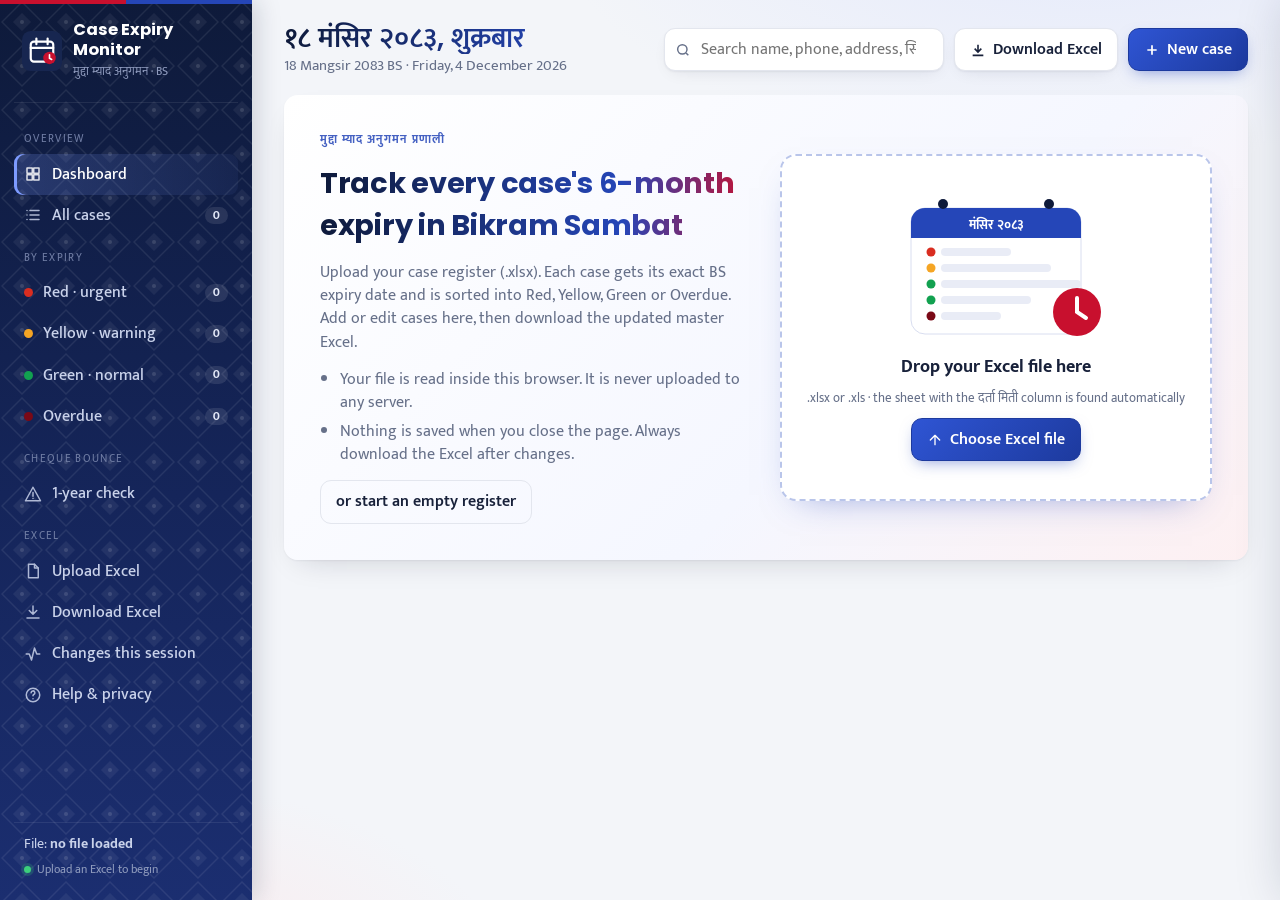
<file: index.html>
<!DOCTYPE html>
<html lang="en">
<head>
<meta charset="utf-8">
<meta name="viewport" content="width=device-width, initial-scale=1">
<meta name="description" content="Bikram Sambat case expiry tracker. Runs in your browser; files are never uploaded.">
<meta name="robots" content="noindex">
<title>Case Expiry Monitor</title>
<link rel="icon" href="data:image/svg+xml,%3Csvg xmlns='http://www.w3.org/2000/svg' viewBox='0 0 64 64'%3E%3Crect width='64' height='64' rx='14' fill='%230e1a3a'/%3E%3Crect x='14' y='18' width='36' height='32' rx='5' fill='none' stroke='%23fff' stroke-width='4'/%3E%3Cpath d='M14 28h36' stroke='%23fff' stroke-width='4'/%3E%3Ccircle cx='43' cy='42' r='9' fill='%23c8102e'/%3E%3C/svg%3E">
<link rel="stylesheet" href="app.css?v=20261121e">
</head>
<body>
<div class="shell">
  <aside class="side">
    <div class="logo">
      <svg width="40" height="40" viewBox="0 0 64 64" aria-hidden="true"><rect width="64" height="64" rx="14" fill="#172650"/><rect x="14" y="17" width="36" height="32" rx="5" fill="none" stroke="#fff" stroke-width="3.5"/><path d="M14 27h36M23 12v9M41 12v9" stroke="#fff" stroke-width="3.5" stroke-linecap="round"/><circle cx="44" cy="43" r="10" fill="#c8102e"/><path d="M44 38v5.5l3.5 2" stroke="#fff" stroke-width="2.6" stroke-linecap="round" fill="none"/></svg>
      <div><b>Case Expiry Monitor</b><span>मुद्दा म्याद अनुगमन · BS</span></div>
    </div>
    <nav class="nav" id="nav"></nav>
    <div class="me">
      <div>File: <b id="meName">–</b></div>
      <div class="live" id="saveState"><i></i><span>Upload an Excel to begin</span></div>
    </div>
  </aside>
  <div class="main">
    <header class="topbar">
      <div class="today"><b id="todayBS">–</b><span id="todayAD"></span></div>
      <div class="tools">
        <label class="search"><svg width="16" height="16" viewBox="0 0 24 24" fill="none" stroke="currentColor" stroke-width="2.2" aria-hidden="true"><circle cx="11" cy="11" r="7"/><path d="m20 20-3.5-3.5"/></svg>
          <input id="q" type="search" placeholder="Search name, phone, address, सि.न." aria-label="Search all cases"></label>
        <button class="btn" id="dlBtn"><svg width="16" height="16" viewBox="0 0 24 24" fill="none" stroke="currentColor" stroke-width="2.4" aria-hidden="true"><path d="M12 4v11M7 10l5 5 5-5M4 20h16"/></svg>Download Excel</button>
        <button class="btn primary" id="addBtn"><svg width="16" height="16" viewBox="0 0 24 24" fill="none" stroke="currentColor" stroke-width="2.6" aria-hidden="true"><path d="M12 5v14M5 12h14"/></svg>New case</button>
      </div>
    </header>
    <main class="content" id="content"><div class="empty">Loading cases…</div></main>
  </div>
</div>
<div class="scrim" id="scrim"></div>
<aside class="drawer" id="drawer" aria-label="Case details"></aside>
<section class="modal" id="modal" role="dialog" aria-modal="true"></section>
<div class="toast" id="toast" hidden></div>
<script src="vendor/chart.umd.js?v=20261121e"></script>
<script src="vendor/xlsx.full.min.js?v=20261121e"></script>
<script src="vendor/exceljs.min.js?v=20261121e"></script>
<script src="bs.js?v=20261121e"></script>
<script src="app.js?v=20261121e"></script>
</body>
</html>
</file>
<file: app.css>
/* Case Expiry Monitor – office edition.
   Layout: fixed navy sidebar (navigation + counts) · light work area with a date header,
   KPI band, charts and lists. Status colours are semantic and never reused as accents. */
@font-face { font-family: "Mukta"; font-weight: 400; font-display: swap; src: url(fonts/mukta-devanagari-400-normal.woff2) format("woff2"); unicode-range: U+0900-097F, U+1CD0-1CF9, U+200C-200D, U+20A8, U+20B9, U+25CC, U+A830-A839, U+A8E0-A8FF; }
@font-face { font-family: "Mukta"; font-weight: 500; font-display: swap; src: url(fonts/mukta-devanagari-500-normal.woff2) format("woff2"); unicode-range: U+0900-097F, U+1CD0-1CF9, U+200C-200D, U+20A8, U+20B9, U+25CC, U+A830-A839, U+A8E0-A8FF; }
@font-face { font-family: "Mukta"; font-weight: 600; font-display: swap; src: url(fonts/mukta-devanagari-600-normal.woff2) format("woff2"); unicode-range: U+0900-097F, U+1CD0-1CF9, U+200C-200D, U+20A8, U+20B9, U+25CC, U+A830-A839, U+A8E0-A8FF; }
@font-face { font-family: "Mukta"; font-weight: 700; font-display: swap; src: url(fonts/mukta-devanagari-700-normal.woff2) format("woff2"); unicode-range: U+0900-097F, U+1CD0-1CF9, U+200C-200D, U+20A8, U+20B9, U+25CC, U+A830-A839, U+A8E0-A8FF; }
@font-face { font-family: "Mukta"; font-weight: 800; font-display: swap; src: url(fonts/mukta-devanagari-800-normal.woff2) format("woff2"); unicode-range: U+0900-097F, U+1CD0-1CF9, U+200C-200D, U+20A8, U+20B9, U+25CC, U+A830-A839, U+A8E0-A8FF; }
@font-face { font-family: "Mukta"; font-weight: 400; font-display: swap; src: url(fonts/mukta-latin-400-normal.woff2) format("woff2"); unicode-range: U+0000-00FF, U+0131, U+0152-0153, U+02BB-02BC, U+02C6, U+02DA, U+02DC, U+2000-206F, U+2074, U+20AC, U+2122, U+2191, U+2193, U+2212, U+2215, U+FEFF, U+FFFD; }
@font-face { font-family: "Mukta"; font-weight: 500; font-display: swap; src: url(fonts/mukta-latin-500-normal.woff2) format("woff2"); unicode-range: U+0000-00FF, U+0131, U+0152-0153, U+02BB-02BC, U+02C6, U+02DA, U+02DC, U+2000-206F, U+2074, U+20AC, U+2122, U+2191, U+2193, U+2212, U+2215, U+FEFF, U+FFFD; }
@font-face { font-family: "Mukta"; font-weight: 600; font-display: swap; src: url(fonts/mukta-latin-600-normal.woff2) format("woff2"); unicode-range: U+0000-00FF, U+0131, U+0152-0153, U+02BB-02BC, U+02C6, U+02DA, U+02DC, U+2000-206F, U+2074, U+20AC, U+2122, U+2191, U+2193, U+2212, U+2215, U+FEFF, U+FFFD; }
@font-face { font-family: "Mukta"; font-weight: 700; font-display: swap; src: url(fonts/mukta-latin-700-normal.woff2) format("woff2"); unicode-range: U+0000-00FF, U+0131, U+0152-0153, U+02BB-02BC, U+02C6, U+02DA, U+02DC, U+2000-206F, U+2074, U+20AC, U+2122, U+2191, U+2193, U+2212, U+2215, U+FEFF, U+FFFD; }
@font-face { font-family: "Mukta"; font-weight: 800; font-display: swap; src: url(fonts/mukta-latin-800-normal.woff2) format("woff2"); unicode-range: U+0000-00FF, U+0131, U+0152-0153, U+02BB-02BC, U+02C6, U+02DA, U+02DC, U+2000-206F, U+2074, U+20AC, U+2122, U+2191, U+2193, U+2212, U+2215, U+FEFF, U+FFFD; }
@font-face { font-family: "Poppins"; font-weight: 500; font-display: swap; src: url(fonts/poppins-latin-500-normal.woff2) format("woff2"); unicode-range: U+0000-00FF, U+2000-206F, U+2122, U+2212; }
@font-face { font-family: "Poppins"; font-weight: 600; font-display: swap; src: url(fonts/poppins-latin-600-normal.woff2) format("woff2"); unicode-range: U+0000-00FF, U+2000-206F, U+2122, U+2212; }
@font-face { font-family: "Poppins"; font-weight: 700; font-display: swap; src: url(fonts/poppins-latin-700-normal.woff2) format("woff2"); unicode-range: U+0000-00FF, U+2000-206F, U+2122, U+2212; }

/* Kokila for Devanagari: Microsoft font, used from the visitor's computer (it may not be put on a website).
   size-adjust enlarges it to match Latin text; where Kokila is missing, Mukta is used. */
@font-face { font-family: "KokilaDev"; src: local("Kokila"), local("Kokila Regular"); font-weight: 400 500; size-adjust: 128%; unicode-range: U+0900-097F, U+200C-200D, U+25CC, U+A8E0-A8FF; }
@font-face { font-family: "KokilaDev"; src: local("Kokila Bold"), local("Kokila-Bold"); font-weight: 600 800; size-adjust: 128%; unicode-range: U+0900-097F, U+200C-200D, U+25CC, U+A8E0-A8FF; }
:root {
  --navy: #0e1a3a;
  --navy-2: #172650;
  --ink: #18213a;
  --muted: #667089;
  --line: #e3e6ee;
  --paper: #f3f5f9;
  --card: #ffffff;
  --brand: #2546b8;
  --brand-soft: #e8edfc;
  --crimson: #c8102e;
  --red: #d92d20;   --red-ink: #b42318;  --red-soft: #fef0ee;
  --amber: #f5a524; --amber-ink: #a15c07; --amber-soft: #fff6e0;
  --green: #12a150; --green-ink: #067647; --green-soft: #e7f7ee;
  --ovd: #7a0916;   --ovd-ink: #7a0916;  --ovd-soft: #f6e6e8;
  --gray: #8a90a0;  --gray-ink: #4a5065; --gray-soft: #eef0f4;
  --display: "Poppins", "KokilaDev", "Mukta", "Segoe UI", system-ui, sans-serif;
  --body: "KokilaDev", "Mukta", "Nirmala UI", "Segoe UI", system-ui, sans-serif;
  --r: 14px;
  --shadow: 0 1px 2px rgba(16, 24, 40, .05), 0 6px 18px -8px rgba(16, 24, 40, .12);
  color-scheme: light;
}
* { box-sizing: border-box; }
html, body { margin: 0; height: 100%; }
body { background: var(--paper); color: var(--ink); font-family: var(--body); font-size: 16px; line-height: 1.45; -webkit-font-smoothing: antialiased; }
button, input, select, textarea { font: inherit; color: inherit; }
button { cursor: pointer; }
:focus-visible { outline: 2px solid var(--brand); outline-offset: 2px; }
.num, .tab { font-variant-numeric: tabular-nums; }
h1, h2, h3 { font-family: var(--display); text-wrap: balance; margin: 0; letter-spacing: -.01em; }

/* shell */
.shell { display: grid; grid-template-columns: 252px 1fr; min-height: 100%; }
.side { background: var(--navy); color: #c9d2ea; display: flex; flex-direction: column; padding: 20px 14px; position: sticky; top: 0; height: 100vh; overflow-y: auto; }
.logo { display: flex; gap: 11px; align-items: center; padding: 0 8px 20px; border-bottom: 1px solid rgba(255,255,255,.08); margin-bottom: 14px; }
.logo svg { flex: none; }
.logo b { display: block; color: #fff; font-family: var(--display); font-size: 1.02rem; line-height: 1.2; }
.logo span { font-size: .78rem; color: #8f9bbd; }
.navgroup { font-size: .7rem; letter-spacing: .12em; text-transform: uppercase; color: #6f7ca3; padding: 14px 10px 6px; }
.nav a { display: flex; align-items: center; gap: 10px; padding: 9px 10px; border-radius: 9px; color: inherit; text-decoration: none; font-weight: 500; }
.nav a:hover { background: rgba(255,255,255,.06); color: #fff; }
.nav a.on { background: var(--navy-2); color: #fff; box-shadow: inset 3px 0 0 #7d9bff; }
.nav a .dot { width: 9px; height: 9px; border-radius: 50%; flex: none; }
.nav a .ic { width: 18px; height: 18px; flex: none; opacity: .85; }
.nav a .badge { margin-left: auto; font-size: .76rem; font-weight: 700; padding: 0 8px; border-radius: 99px; background: rgba(255,255,255,.1); color: #e3e8f7; font-variant-numeric: tabular-nums; }
.nav a .badge.hot { background: var(--red); color: #fff; }
.side .me { margin-top: auto; padding: 12px 10px 0; border-top: 1px solid rgba(255,255,255,.08); font-size: .85rem; }
.side .me button { background: none; border: none; color: #9fb3ff; padding: 0; text-decoration: underline; }
.live { display: inline-flex; align-items: center; gap: 6px; font-size: .78rem; color: #8f9bbd; margin-top: 6px; }
.live i { width: 7px; height: 7px; border-radius: 50%; background: #3ccf7c; box-shadow: 0 0 0 3px rgba(60,207,124,.2); }
.live.off i { background: #f5a524; box-shadow: 0 0 0 3px rgba(245,165,36,.2); }

.main { min-width: 0; }
.topbar { display: flex; flex-wrap: wrap; gap: 14px 24px; align-items: center; justify-content: space-between; padding: 22px 32px 18px; }
.today b { display: block; font-family: var(--display); font-size: 1.55rem; line-height: 1.15; font-weight: 600; }
.today span { color: var(--muted); font-size: .92rem; }
.tools { display: flex; gap: 10px; flex-wrap: wrap; align-items: center; }
.search { position: relative; }
.search input { border: 1px solid var(--line); background: var(--card); border-radius: 11px; padding: 9px 12px 9px 36px; width: 280px; box-shadow: var(--shadow); }
.search svg { position: absolute; left: 11px; top: 50%; transform: translateY(-50%); color: var(--muted); }
.btn { display: inline-flex; align-items: center; gap: 7px; border: 1px solid var(--line); background: var(--card); border-radius: 11px; padding: 9px 15px; font-weight: 600; box-shadow: var(--shadow); text-decoration: none; color: var(--ink); }
.btn:hover { border-color: #b9c3dc; }
.btn.primary { background: var(--brand); border-color: var(--brand); color: #fff; }
.btn.primary:hover { background: #1d3a9e; }
.btn.ghost { box-shadow: none; background: transparent; }
.btn.danger { color: var(--red-ink); border-color: #f3c1bb; }
.btn[disabled] { opacity: .55; cursor: default; }
.content { padding: 0 32px 48px; display: grid; gap: 20px; }

/* alert ribbon */
.ribbon { display: flex; gap: 14px; align-items: center; border-radius: var(--r); padding: 14px 18px; background: linear-gradient(90deg, #fff1ef, #fff 70%); border: 1px solid #f7cdc7; }
.ribbon .pulse { width: 38px; height: 38px; border-radius: 50%; background: var(--red); display: grid; place-items: center; color: #fff; flex: none; }
.ribbon.calm { background: linear-gradient(90deg, #ecf8f1, #fff 70%); border-color: #c6ead5; }
.ribbon.calm .pulse { background: var(--green); }
.ribbon p { margin: 0; }
.ribbon a { color: var(--brand); font-weight: 600; }

/* KPI cards */
.kpis { display: grid; grid-template-columns: repeat(auto-fill, minmax(178px, 1fr)); gap: 14px; }
.kpi { position: relative; background: var(--card); border: 1px solid var(--line); border-radius: var(--r); padding: 16px 16px 14px; box-shadow: var(--shadow); text-decoration: none; color: inherit; display: grid; gap: 6px; overflow: hidden; }
.kpi:hover { border-color: #c4cce0; transform: translateY(-1px); }
.kpi .top { display: flex; align-items: center; justify-content: space-between; }
.kpi .lbl { font-size: .84rem; color: var(--muted); font-weight: 600; }
.kpi .icon { width: 34px; height: 34px; border-radius: 10px; display: grid; place-items: center; }
.kpi .val { font-family: var(--display); font-size: 2.15rem; font-weight: 700; line-height: 1; font-variant-numeric: tabular-nums; }
.kpi .meter { height: 5px; border-radius: 9px; background: var(--gray-soft); overflow: hidden; }
.kpi .meter i { display: block; height: 100%; border-radius: 9px; }
.kpi .foot { font-size: .8rem; color: var(--muted); }
.k-all .icon { background: var(--brand-soft); color: var(--brand); } .k-all .meter i { background: var(--brand); }
.k-red .icon { background: var(--red-soft); color: var(--red); } .k-red .val { color: var(--red-ink); } .k-red .meter i { background: var(--red); }
.k-yel .icon { background: var(--amber-soft); color: var(--amber-ink); } .k-yel .val { color: var(--amber-ink); } .k-yel .meter i { background: var(--amber); }
.k-grn .icon { background: var(--green-soft); color: var(--green); } .k-grn .val { color: var(--green-ink); } .k-grn .meter i { background: var(--green); }
.k-ovd .icon { background: var(--ovd-soft); color: var(--ovd); } .k-ovd .val { color: var(--ovd-ink); } .k-ovd .meter i { background: var(--ovd); }
.k-30 .icon { background: #fff0e6; color: #c2410c; } .k-30 .meter i { background: #ea580c; }
.k-60 .icon { background: #eaf2ff; color: #1d4ed8; } .k-60 .meter i { background: #3b82f6; }
.k-chk .icon { background: var(--gray-soft); color: var(--gray-ink); } .k-chk .meter i { background: var(--gray); }

/* panels */
.grid { display: grid; gap: 20px; grid-template-columns: repeat(12, 1fr); }
.span-4 { grid-column: span 4; } .span-5 { grid-column: span 5; } .span-6 { grid-column: span 6; } .span-7 { grid-column: span 7; } .span-8 { grid-column: span 8; } .span-12 { grid-column: span 12; }
.panel { background: var(--card); border: 1px solid var(--line); border-radius: var(--r); padding: 18px 20px; box-shadow: var(--shadow); min-width: 0; }
.panel-h { display: flex; justify-content: space-between; align-items: baseline; gap: 10px; margin-bottom: 14px; flex-wrap: wrap; }
.panel-h h2 { font-size: 1.02rem; font-weight: 600; }
.panel-h .sub { font-size: .84rem; color: var(--muted); }
.chartbox { position: relative; height: 250px; }
.donutwrap { display: grid; grid-template-columns: 200px 1fr; gap: 18px; align-items: center; }
.donutwrap .chartbox { height: 200px; }
.donut-center { position: absolute; inset: 0; display: grid; place-items: center; text-align: center; pointer-events: none; }
.donut-center b { font-family: var(--display); font-size: 1.9rem; display: block; line-height: 1; }
.donut-center span { font-size: .78rem; color: var(--muted); }
.legend { display: grid; gap: 9px; }
.legend a { display: grid; grid-template-columns: 12px 1fr auto auto; gap: 10px; align-items: center; color: inherit; text-decoration: none; padding: 4px 6px; border-radius: 8px; }
.legend a:hover { background: var(--paper); }
.legend i { width: 12px; height: 12px; border-radius: 4px; }
.legend b { font-variant-numeric: tabular-nums; }
.legend em { font-style: normal; color: var(--muted); font-size: .84rem; width: 52px; text-align: right; font-variant-numeric: tabular-nums; }

/* 60-day timeline */
.timeline { display: grid; grid-template-columns: repeat(60, 1fr); gap: 3px; }
.timeline .d { height: 46px; border-radius: 5px; background: var(--gray-soft); position: relative; }
.timeline .d.n1 { background: #fde2a7; } .timeline .d.n2 { background: #f8b24a; } .timeline .d.n3 { background: #ef6c2f; } .timeline .d.n4 { background: #c81e1e; }
.timeline .d.mark::after { content: ""; position: absolute; left: -2px; top: -6px; bottom: -6px; width: 2px; background: var(--ink); opacity: .35; }
.tl-scale { display: grid; grid-template-columns: repeat(60, 1fr); gap: 3px; margin-top: 8px; font-size: .74rem; color: var(--muted); }
.tl-scale span { white-space: nowrap; overflow: visible; }
.tl-key { display: flex; gap: 14px; flex-wrap: wrap; font-size: .8rem; color: var(--muted); margin-top: 12px; align-items: center; }
.tl-key i { display: inline-block; width: 14px; height: 14px; border-radius: 4px; vertical-align: -2px; margin-right: 5px; }

/* next list */
.nextlist { display: grid; gap: 2px; }
.nx { display: grid; grid-template-columns: 60px 1fr auto; gap: 12px; align-items: center; padding: 9px 8px; border-radius: 10px; cursor: pointer; }
.nx:hover { background: var(--paper); }
.ring { width: 56px; height: 56px; position: relative; }
.ring svg { transform: rotate(-90deg); }
.ring b { position: absolute; inset: 0; display: grid; place-items: center; align-content: center; font-family: var(--display); font-size: .82rem; line-height: 1; text-align: center; }
.ring b small { display: block; font-size: .56rem; color: var(--muted); font-family: var(--body); font-weight: 600; }
.nx .who { font-weight: 600; line-height: 1.25; }
.nx .meta { font-size: .82rem; color: var(--muted); }

.feed { display: grid; gap: 0; }
.feed > div { display: grid; grid-template-columns: 34px 1fr; gap: 10px; padding: 9px 0; border-bottom: 1px dashed var(--line); font-size: .9rem; }
.feed > div:last-child { border-bottom: none; }
.feed .av { width: 32px; height: 32px; border-radius: 50%; display: grid; place-items: center; font-weight: 700; font-size: .8rem; color: #fff; }
.feed .t { color: var(--muted); font-size: .78rem; }

/* list page */
.listhead { display: flex; align-items: center; justify-content: space-between; gap: 16px; flex-wrap: wrap; }
.listhead .title { display: flex; gap: 14px; align-items: center; }
.listhead .chip { width: 46px; height: 46px; border-radius: 13px; display: grid; place-items: center; }
.listhead h1 { font-size: 1.35rem; }
.listhead p { margin: 2px 0 0; color: var(--muted); font-size: .92rem; }
.filters { display: flex; gap: 8px; flex-wrap: wrap; }
.fchip { border: 1px solid var(--line); background: var(--card); border-radius: 99px; padding: 5px 12px; font-size: .85rem; font-weight: 600; color: var(--muted); }
.fchip.on { background: var(--ink); color: #fff; border-color: var(--ink); }
.tablewrap { overflow-x: auto; background: var(--card); border: 1px solid var(--line); border-radius: var(--r); box-shadow: var(--shadow); }
table.list { width: 100%; border-collapse: separate; border-spacing: 0; font-size: .94rem; }
table.list th { text-align: left; font-size: .74rem; font-weight: 700; letter-spacing: .06em; text-transform: uppercase; color: var(--muted); padding: 12px 12px; border-bottom: 1px solid var(--line); background: #fafbfd; position: sticky; top: 0; white-space: nowrap; }
table.list th button { all: unset; cursor: pointer; }
table.list td { padding: 11px 12px; border-bottom: 1px solid var(--line); vertical-align: middle; }
table.list tr:last-child td { border-bottom: none; }
table.list tbody tr { cursor: pointer; }
table.list tbody tr:hover td { background: #f8f9fc; }
td.bar { width: 4px; padding: 0 !important; }
.s-RED td.bar { background: var(--red); } .s-YELLOW td.bar { background: var(--amber); } .s-GREEN td.bar { background: var(--green); } .s-OVERDUE td.bar { background: var(--ovd); } .s-CHECK td.bar { background: var(--gray); }
.who2 b { display: block; font-weight: 600; line-height: 1.25; }
.who2 span { color: var(--muted); font-size: .84rem; }
.date b { display: block; font-weight: 600; }
.date span { color: var(--muted); font-size: .8rem; }
.pill { display: inline-flex; align-items: center; gap: 6px; font-size: .78rem; font-weight: 700; padding: 3px 10px; border-radius: 99px; white-space: nowrap; }
.pill::before { content: ""; width: 7px; height: 7px; border-radius: 50%; background: currentColor; }
.p-RED { background: var(--red-soft); color: var(--red-ink); }
.p-YELLOW { background: var(--amber-soft); color: var(--amber-ink); }
.p-GREEN { background: var(--green-soft); color: var(--green-ink); }
.p-OVERDUE { background: var(--ovd); color: #fff; }
.p-OVERDUE::before { background: #ffb4bd; }
.p-CHECK { background: var(--gray-soft); color: var(--gray-ink); }
.remain { font-weight: 600; white-space: nowrap; }
.prog { width: 110px; height: 6px; border-radius: 9px; background: var(--gray-soft); overflow: hidden; margin-top: 5px; }
.prog i { display: block; height: 100%; border-radius: 9px; }
.empty { padding: 50px 20px; text-align: center; color: var(--muted); }
.empty svg { color: #c4cbdc; margin-bottom: 8px; }

/* drawer + modal */
.scrim { position: fixed; inset: 0; background: rgba(14, 26, 58, .42); z-index: 40; display: none; }
.scrim.on { display: block; }
.drawer { position: fixed; top: 0; right: 0; bottom: 0; width: min(560px, 100%); background: var(--card); z-index: 41; box-shadow: -20px 0 50px rgba(14,26,58,.2); display: flex; flex-direction: column; transform: translateX(105%); transition: transform .22s ease; }
.drawer.on { transform: none; }
.modal { position: fixed; z-index: 41; left: 50%; top: 50%; transform: translate(-50%, -50%) scale(.98); width: min(860px, calc(100% - 24px)); max-height: calc(100% - 28px); background: var(--card); border-radius: 18px; box-shadow: 0 30px 80px rgba(14,26,58,.35); display: none; flex-direction: column; overflow: hidden; }
.modal.on { display: flex; transform: translate(-50%, -50%); }
.mh { padding: 18px 22px; border-bottom: 1px solid var(--line); display: flex; justify-content: space-between; align-items: center; gap: 12px; }
.mh h2 { font-size: 1.12rem; }
.mb { padding: 20px 22px; overflow-y: auto; display: grid; gap: 18px; }
.mf { padding: 14px 22px; border-top: 1px solid var(--line); display: flex; gap: 10px; justify-content: space-between; flex-wrap: wrap; background: #fafbfd; }
.x { border: none; background: var(--paper); width: 34px; height: 34px; border-radius: 50%; display: grid; place-items: center; }
.hero-status { border-radius: 14px; padding: 16px 18px; color: #fff; display: grid; gap: 4px; }
.hero-status.RED { background: linear-gradient(135deg, #d92d20, #a3170f); }
.hero-status.YELLOW { background: linear-gradient(135deg, #f5a524, #c77c02); }
.hero-status.GREEN { background: linear-gradient(135deg, #12a150, #0b7139); }
.hero-status.OVERDUE { background: linear-gradient(135deg, #7a0916, #45040b); }
.hero-status.CHECK { background: linear-gradient(135deg, #6b7286, #4a5065); }
.hero-status b { font-family: var(--display); font-size: 1.35rem; }
.track { margin-top: 10px; }
.track .rail { height: 8px; background: rgba(255,255,255,.3); border-radius: 9px; position: relative; }
.track .rail i { position: absolute; left: 0; top: 0; bottom: 0; background: #fff; border-radius: 9px; }
.track .ends { display: flex; justify-content: space-between; font-size: .8rem; margin-top: 6px; opacity: .95; }
dl.kv { display: grid; grid-template-columns: minmax(130px, 38%) 1fr; margin: 0; }
dl.kv dt, dl.kv dd { padding: 8px 0; border-bottom: 1px solid var(--line); margin: 0; }
dl.kv dt { color: var(--muted); font-size: .88rem; }
dl.kv dd { overflow-wrap: anywhere; font-weight: 500; }
.stamp { font-size: .82rem; color: var(--muted); }

/* form */
.form { display: grid; grid-template-columns: 1fr 1fr; gap: 14px 18px; }
.field { display: grid; gap: 4px; }
.field.wide { grid-column: 1 / -1; }
.field label { font-size: .84rem; font-weight: 600; color: var(--muted); }
.field input, .field select, .field textarea { border: 1px solid var(--line); background: #fbfcfe; border-radius: 10px; padding: 9px 11px; width: 100%; }
.field input:focus, .field select:focus { border-color: var(--brand); background: #fff; }
.field.err input { border-color: var(--red); }
.datebox { display: grid; grid-template-columns: 330px 1fr; gap: 18px; align-items: start; }
.bscal { border: 1px solid var(--line); border-radius: 14px; padding: 12px; background: #fbfcfe; }
.bscal .hd { display: flex; align-items: center; justify-content: space-between; gap: 6px; margin-bottom: 8px; }
.bscal .hd select { border: 1px solid var(--line); border-radius: 8px; padding: 4px 6px; background: #fff; font-weight: 600; }
.bscal .hd button { border: none; background: var(--paper); width: 30px; height: 30px; border-radius: 8px; }
.bscal .wk, .bscal .days { display: grid; grid-template-columns: repeat(7, 1fr); gap: 3px; text-align: center; }
.bscal .wk span { font-size: .7rem; color: var(--muted); font-weight: 700; padding: 3px 0; }
.bscal .days button { border: none; background: none; border-radius: 8px; padding: 5px 0; font-weight: 500; line-height: 1.1; }
.bscal .days button small { display: block; font-size: .62rem; color: var(--muted); }
.bscal .days button:hover { background: var(--brand-soft); }
.bscal .days button.sel { background: var(--brand); color: #fff; }
.bscal .days button.sel small { color: #d6defa; }
.bscal .days button.today { box-shadow: inset 0 0 0 2px var(--brand); }
.bscal .days button.sat { color: var(--crimson); }
.preview { border-radius: 14px; padding: 14px 16px; border: 1px solid var(--line); display: grid; gap: 4px; }
.preview .big { font-family: var(--display); font-size: 1.25rem; font-weight: 600; }
.preview.RED { background: var(--red-soft); border-color: #f7cdc7; } .preview.YELLOW { background: var(--amber-soft); border-color: #f6dca1; }
.preview.GREEN { background: var(--green-soft); border-color: #bfe8cf; } .preview.OVERDUE { background: var(--ovd-soft); border-color: #e6bcc2; } .preview.CHECK { background: var(--gray-soft); }
.msg { border-radius: 10px; padding: 10px 14px; background: var(--red-soft); color: var(--red-ink); font-weight: 500; }
.msg.info { background: var(--brand-soft); color: var(--brand); }

/* import */
.drop { border: 2px dashed #c4cce0; border-radius: 16px; padding: 38px 20px; text-align: center; background: #fbfcfe; display: grid; gap: 10px; justify-items: center; }
.drop.over { border-color: var(--brand); background: var(--brand-soft); }
.choice { display: grid; gap: 10px; }
.choice label { display: grid; grid-template-columns: 20px 1fr; gap: 10px; border: 1px solid var(--line); border-radius: 12px; padding: 12px 14px; cursor: pointer; }
.choice label:has(input:checked) { border-color: var(--brand); background: var(--brand-soft); }

.toast { position: fixed; bottom: 22px; left: 50%; transform: translateX(-50%); background: var(--navy); color: #fff; padding: 11px 18px; border-radius: 12px; box-shadow: 0 10px 30px rgba(0,0,0,.25); z-index: 60; font-weight: 500; max-width: calc(100% - 32px); }
.code { font-family: Consolas, "Courier New", monospace; background: var(--paper); border: 1px solid var(--line); padding: 6px 10px; border-radius: 8px; display: inline-block; font-size: .95rem; user-select: all; }
.helpgrid { display: grid; grid-template-columns: repeat(auto-fit, minmax(280px, 1fr)); gap: 20px; }
.steps { margin: 0; padding-left: 20px; display: grid; gap: 6px; }
[hidden] { display: none !important; }

/* pin + name gates */
.gate { position: fixed; inset: 0; background: radial-gradient(1200px 600px at 20% 0%, #24398a 0%, var(--navy) 60%); display: grid; place-items: center; z-index: 80; padding: 20px; }
.gate .card { background: #fff; border-radius: 20px; padding: 28px; width: min(420px, 100%); display: grid; gap: 14px; box-shadow: 0 30px 80px rgba(0,0,0,.35); }

@media (max-width: 1100px) { .span-4, .span-5, .span-6, .span-7, .span-8 { grid-column: span 12; } }
@media (max-width: 860px) {
  .shell { grid-template-columns: 1fr; }
  .side { position: static; height: auto; flex-direction: row; flex-wrap: wrap; padding: 10px 12px; gap: 6px; align-items: center; }
  .logo { border: none; padding: 0 6px 0 0; margin: 0; }
  .logo span, .navgroup, .side .me { display: none; }
  .nav { display: flex; gap: 4px; overflow-x: auto; width: 100%; }
  .nav a { white-space: nowrap; padding: 7px 10px; }
  .topbar, .content { padding-left: 16px; padding-right: 16px; }
  .search input { width: 100%; }
  .search { flex: 1; min-width: 200px; }
  .donutwrap, .datebox, .form { grid-template-columns: 1fr; }
  .timeline .d { height: 32px; }
  table.list thead { display: none; }
  table.list, table.list tbody, table.list tr, table.list td { display: block; width: 100%; }
  table.list tbody tr { position: relative; padding: 10px 12px 10px 18px; border-bottom: 1px solid var(--line); }
  table.list td { border: none; padding: 3px 0; }
  table.list td.bar { position: absolute; left: 0; top: 0; bottom: 0; width: 5px; }
}
@media print {
  .side, .topbar, .filters, .btn { display: none !important; }
  .shell { display: block; } .content { padding: 0; }
  .tablewrap { box-shadow: none; border: none; }
}
@media (prefers-reduced-motion: reduce) { .drawer { transition: none; } .kpi:hover { transform: none; } }


/* ================= richer visual layer ================= */
:root { --dhaka: url("data:image/svg+xml,%3Csvg xmlns='http://www.w3.org/2000/svg' width='44' height='44' viewBox='0 0 44 44'%3E%3Cpath d='M22 2 42 22 22 42 2 22z' fill='none' stroke='%23fff' stroke-opacity='.08' stroke-width='1.4'/%3E%3Cpath d='M22 13 31 22 22 31 13 22z' fill='%23fff' fill-opacity='.06'/%3E%3Ccircle cx='22' cy='22' r='2' fill='%23fff' fill-opacity='.12'/%3E%3C/svg%3E"); }
body { background: radial-gradient(900px 420px at 85% -10%, #e4e9fb 0%, transparent 60%), radial-gradient(700px 380px at 10% 110%, #fbeaec 0%, transparent 55%), var(--paper); background-attachment: fixed; }
.side { background: var(--dhaka), linear-gradient(180deg, #0e1a3a 0%, #15255a 55%, #1b2e70 100%); box-shadow: 4px 0 24px rgba(14, 26, 58, .18); }
.side::after { content: ""; position: absolute; left: 0; right: 0; top: 0; height: 4px; background: linear-gradient(90deg, #c8102e 0 50%, #2546b8 50%); }
.side { position: sticky; }
.nav a.on { background: linear-gradient(90deg, rgba(125,155,255,.22), rgba(125,155,255,.06)); }
.today b { background: linear-gradient(90deg, #0e1a3a, #2546b8); -webkit-background-clip: text; background-clip: text; color: transparent; font-size: 1.75rem; }
.btn.primary { background: linear-gradient(135deg, #2f55d4, #1d3a9e); border-color: #1d3a9e; box-shadow: 0 6px 16px -6px rgba(37, 70, 184, .55); }
.btn.primary:hover { background: linear-gradient(135deg, #2a4cc0, #183286); }
.eyebrow { font-size: .78rem; font-weight: 700; letter-spacing: .08em; text-transform: uppercase; opacity: .85; }

/* hero band */
.hero { position: relative; overflow: hidden; border-radius: 20px; padding: 24px 26px; color: #fff; display: flex; flex-wrap: wrap; gap: 18px 28px; align-items: center; justify-content: space-between;
  background: var(--dhaka), linear-gradient(120deg, #13235a 0%, #2546b8 60%, #3f67e0 100%); box-shadow: 0 18px 40px -18px rgba(19, 35, 90, .55); }
.hero.alert { background: var(--dhaka), linear-gradient(120deg, #5a0812 0%, #b3261e 55%, #e0533f 100%); box-shadow: 0 18px 40px -18px rgba(179, 38, 30, .55); }
.hero::after { content: ""; position: absolute; right: -60px; top: -80px; width: 260px; height: 260px; border-radius: 50%; background: radial-gradient(circle, rgba(255,255,255,.16), transparent 70%); pointer-events: none; }
.hero-main { display: flex; gap: 16px; align-items: center; min-width: 0; }
.hero-ic { width: 56px; height: 56px; border-radius: 16px; background: rgba(255,255,255,.16); display: grid; place-items: center; flex: none; box-shadow: inset 0 0 0 1px rgba(255,255,255,.25); }
.hero h2 { font-size: 1.45rem; font-weight: 700; margin: 2px 0 4px; }
.hero p { margin: 0; opacity: .92; }
.hero a { color: #fff; font-weight: 700; text-decoration: underline; text-underline-offset: 3px; }
.hero-chips { display: flex; gap: 10px; flex-wrap: wrap; position: relative; z-index: 1; }
.hchip { display: grid; grid-template-columns: 10px auto; column-gap: 8px; align-items: center; padding: 9px 14px; border-radius: 14px; background: rgba(255,255,255,.13); box-shadow: inset 0 0 0 1px rgba(255,255,255,.22); text-decoration: none !important; min-width: 92px; }
.hchip:hover { background: rgba(255,255,255,.22); }
.hchip i { width: 10px; height: 10px; border-radius: 50%; box-shadow: 0 0 0 2px rgba(255,255,255,.6); grid-row: span 2; }
.hchip b { font-family: var(--display); font-size: 1.35rem; line-height: 1; }
.hchip span { font-size: .78rem; opacity: .85; grid-column: 2; }

/* KPI cards: tinted, with a large faded icon */
.kpi { border: none; box-shadow: 0 1px 2px rgba(16,24,40,.06), 0 10px 24px -12px rgba(16,24,40,.25); }
.kpi::before { content: ""; position: absolute; left: 0; top: 0; bottom: 0; width: 4px; background: var(--kc, var(--brand)); }
.kpi .wm { position: absolute; right: -14px; bottom: -18px; color: var(--kc, var(--brand)); opacity: .08; pointer-events: none; }
.kpi .wm svg { width: 104px; height: 104px; }
.k-all { --kc: #2546b8; background: linear-gradient(135deg, #fff 40%, #eef2ff); }
.k-red { --kc: #d92d20; background: linear-gradient(135deg, #fff 40%, #fff0ee); }
.k-yel { --kc: #f5a524; background: linear-gradient(135deg, #fff 40%, #fff6e2); }
.k-grn { --kc: #12a150; background: linear-gradient(135deg, #fff 40%, #eaf8f0); }
.k-ovd { --kc: #7a0916; background: linear-gradient(135deg, #fff 40%, #f8e9eb); }
.k-30 { --kc: #ea580c; background: linear-gradient(135deg, #fff 40%, #fff1e8); }
.k-60 { --kc: #3b82f6; background: linear-gradient(135deg, #fff 40%, #edf4ff); }
.k-chk { --kc: #6b7286; background: linear-gradient(135deg, #fff 40%, #f1f2f6); }
.kpi .icon { box-shadow: 0 4px 10px -4px currentColor; }

/* panels */
.panel { border: none; box-shadow: 0 1px 2px rgba(16,24,40,.05), 0 12px 30px -16px rgba(16,24,40,.22); }
.panel-h h2 { display: flex; align-items: center; gap: 10px; }
.tic { width: 30px; height: 30px; border-radius: 9px; display: grid; place-items: center; color: var(--c); background: color-mix(in srgb, var(--c) 13%, #fff); flex: none; }
.legend a { border: 1px solid transparent; }
.legend a:hover { border-color: var(--line); }
.timeline .d { transition: transform .12s; }
.timeline .d:hover { transform: scaleY(1.12); }
.nx { border: 1px solid transparent; }
.nx:hover { border-color: var(--line); background: linear-gradient(90deg, #f7f9ff, #fff); }
.tablewrap { border: none; box-shadow: 0 1px 2px rgba(16,24,40,.05), 0 12px 30px -16px rgba(16,24,40,.22); }
table.list th { background: linear-gradient(180deg, #f7f8fc, #eff2f9); }
.listhead .chip { box-shadow: 0 8px 18px -10px currentColor; }

/* start screen */
.start { padding: 36px; background: var(--dhaka), linear-gradient(135deg, #ffffff 0%, #f6f8ff 60%, #fdf1f3 100%); background-size: 44px 44px, auto; }
.start { background: linear-gradient(135deg, #ffffff 0%, #f5f7ff 60%, #fdf0f2 100%); }
.start h1 { font-size: 2rem; background: linear-gradient(90deg, #0e1a3a, #2546b8 70%, #c8102e); -webkit-background-clip: text; background-clip: text; color: transparent; }
.start .drop { background: #fff; border-color: #b9c5ea; box-shadow: 0 14px 34px -20px rgba(37,70,184,.5); }
@media (max-width: 860px) { .hero { padding: 18px; } .hero h2 { font-size: 1.15rem; } .side::after { display: none; } }
@media print { .hero, .kpi .wm { display: none !important; } }

/* ================= cheque bounce 1-year check ================= */
.k-bnc { --kc: #7a4cc2; background: linear-gradient(135deg, #fff 40%, #f3ecfc); }
.k-bnc .icon { background: #f1eafb; color: #7a4cc2; }
.k-bnc .val { color: #5b2e9e; }
.k-bnc .meter i { background: #7a4cc2; }
.bpill { display: inline-flex; align-items: center; gap: 5px; font-size: .76rem; font-weight: 700; padding: 3px 9px; border-radius: 8px; white-space: nowrap; border: 1px solid transparent; }
.bpill.b-OK { background: #eaf8f0; color: #067647; border-color: #bfe8cf; }
.bpill.b-OK::before { content: "✓"; }
.bpill.b-LATE { background: #5b2e9e; color: #fff; }
.bpill.b-LATE::before { content: "!"; font-weight: 800; }
.bpill.b-WARN { background: #fff6e0; color: #a15c07; border-color: #f6dca1; }
.bpill.b-NONE { background: transparent; color: var(--muted); border: 1px dashed #cfd5e3; font-weight: 600; }
.bbox { border-radius: 14px; padding: 14px 16px; display: grid; gap: 6px; border: 1px solid var(--line); }
.bbox > div > b { display: block; font-family: var(--display); font-size: 1.05rem; }
.bbox p { margin: 0; font-size: .92rem; }
.bbox .eyebrow { color: var(--muted); }
.bbox.b-OK { background: #eef9f2; border-color: #bfe8cf; }
.bbox.b-LATE { background: linear-gradient(135deg, #f3ecfc, #fff); border-color: #d4c1f0; box-shadow: inset 4px 0 0 #7a4cc2; }
.bbox.b-WARN { background: #fff8e8; border-color: #f6dca1; }
.bbox.b-NONE { background: #f7f8fb; }
.bfield { background: #f8f5fd; border: 1px dashed #d4c1f0; border-radius: 12px; padding: 10px 12px; }
.bfield .stamp { display: flex; flex-wrap: wrap; gap: 6px; align-items: center; margin-top: 2px; }

.bcell { display: grid; gap: 3px; min-width: 150px; justify-items: start; }
.bcell .blim { font-size: .8rem; color: var(--muted); white-space: nowrap; }
.bcell .blim b { color: var(--ink); font-weight: 600; }
.bcell .bleft { font-size: .78rem; color: #5b2e9e; font-weight: 600; white-space: nowrap; }
.prog.bprog { height: 5px; width: 140px; margin-top: 1px; background: #efe8fa; }
.bbox .btrack { margin-top: 4px; }
.bbox .btrack .rail { background: #e6dcf6; }
.bbox .btrack .rail i { background: #7a4cc2; }
.bbox .btrack .ends { color: var(--muted); }
.nx .meta .bpill { padding: 1px 7px; font-size: .7rem; }
</file>
